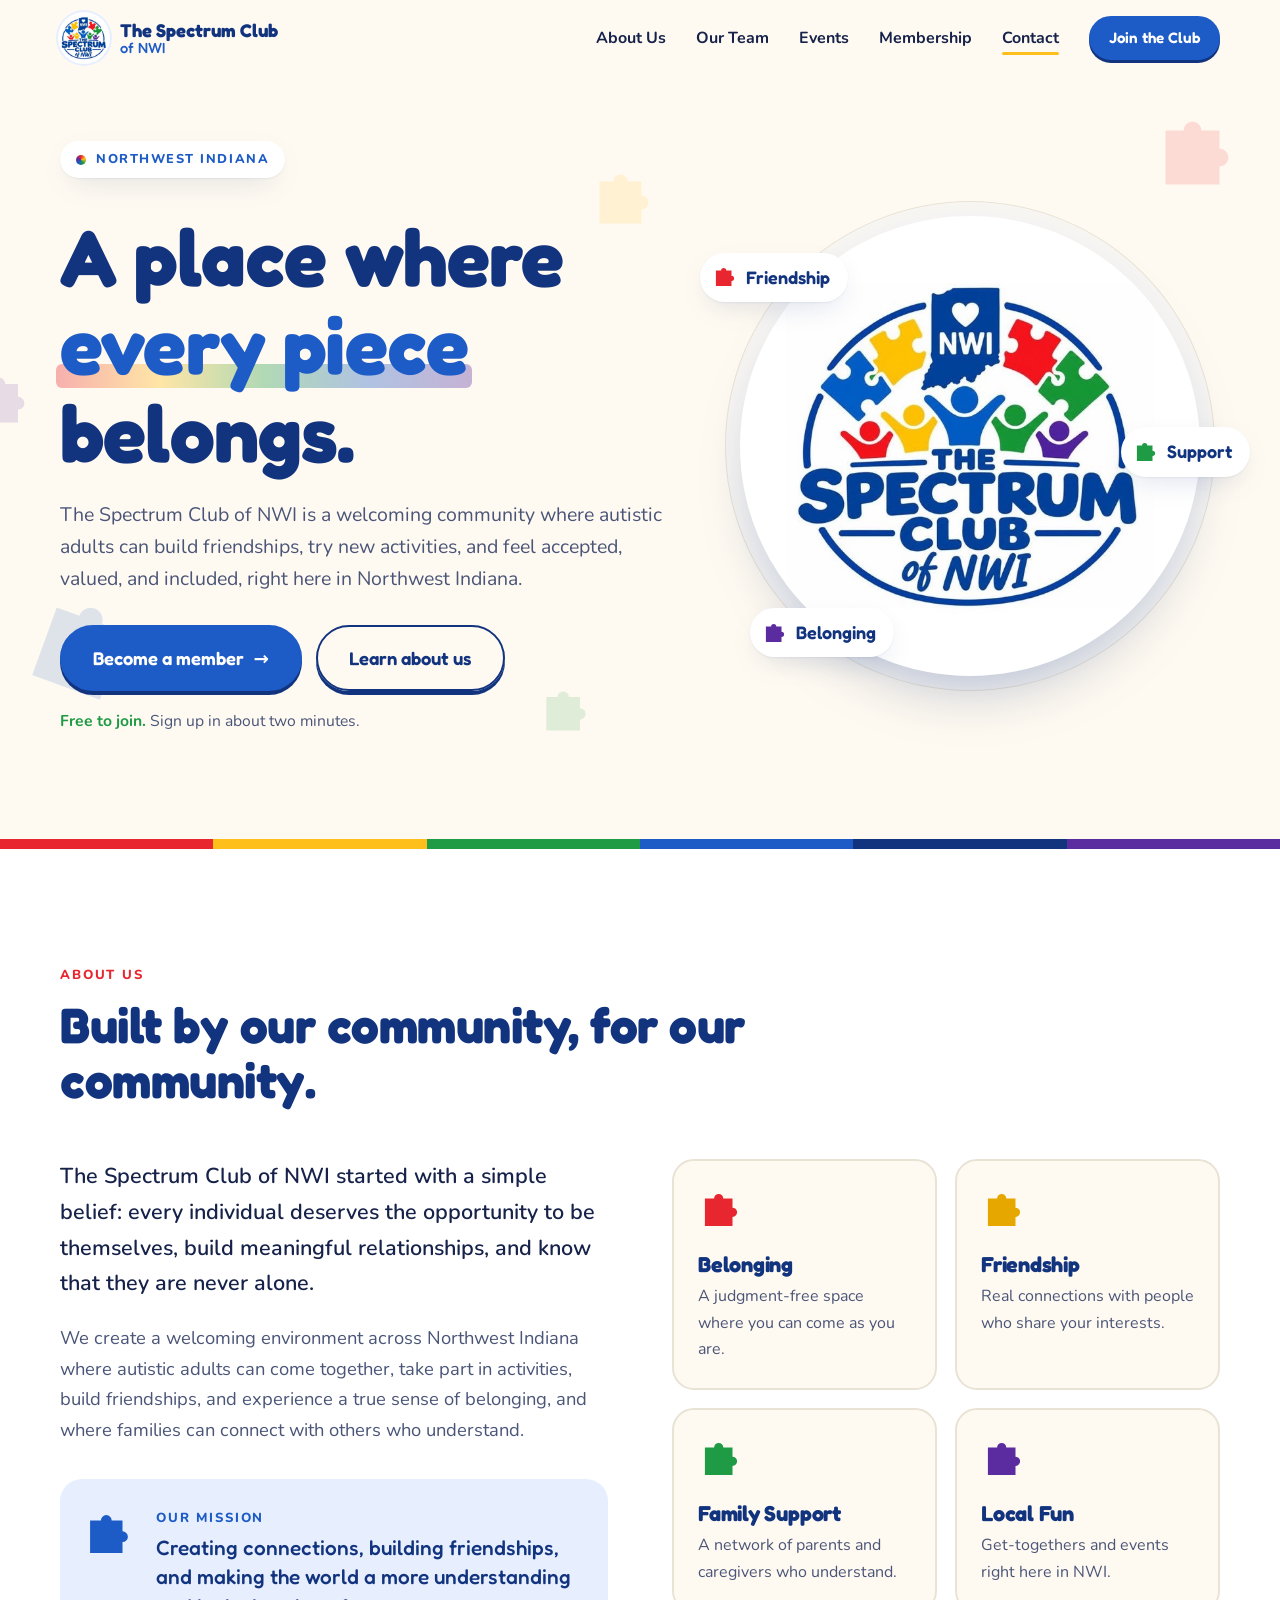
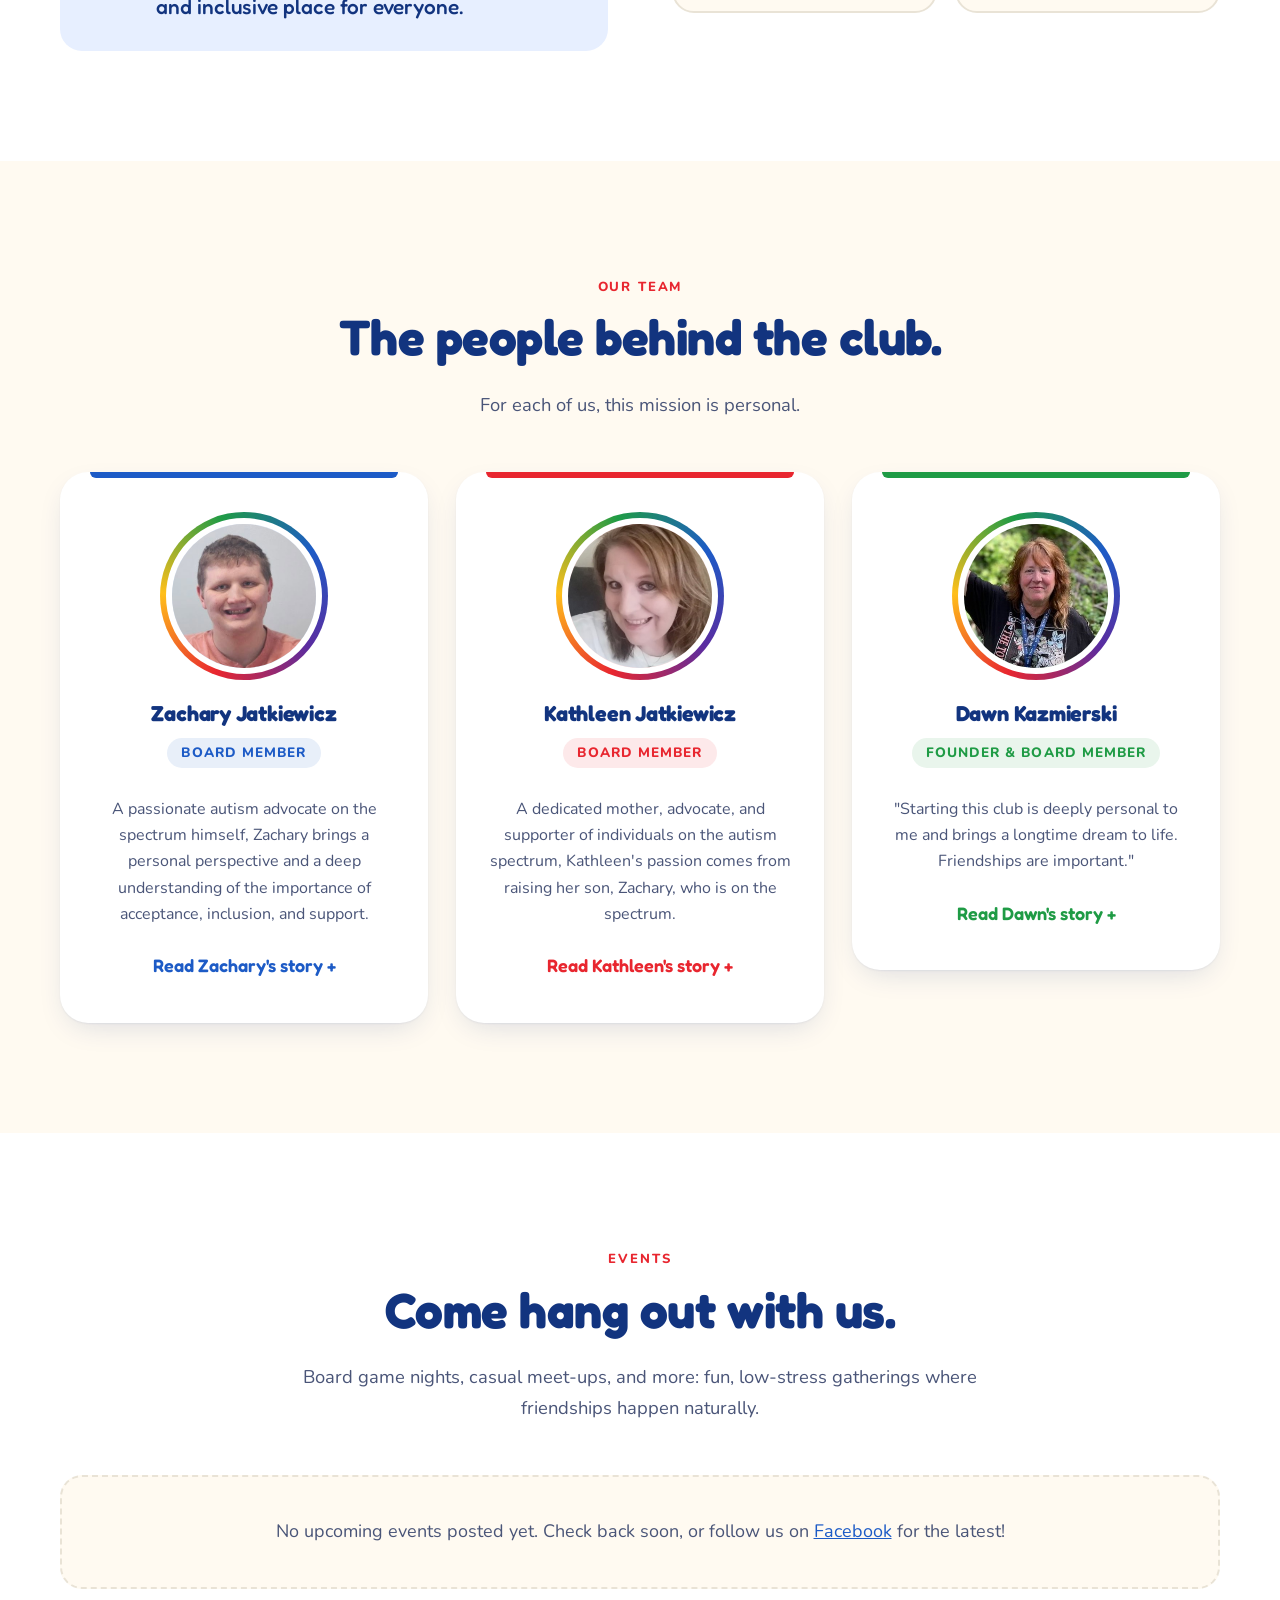
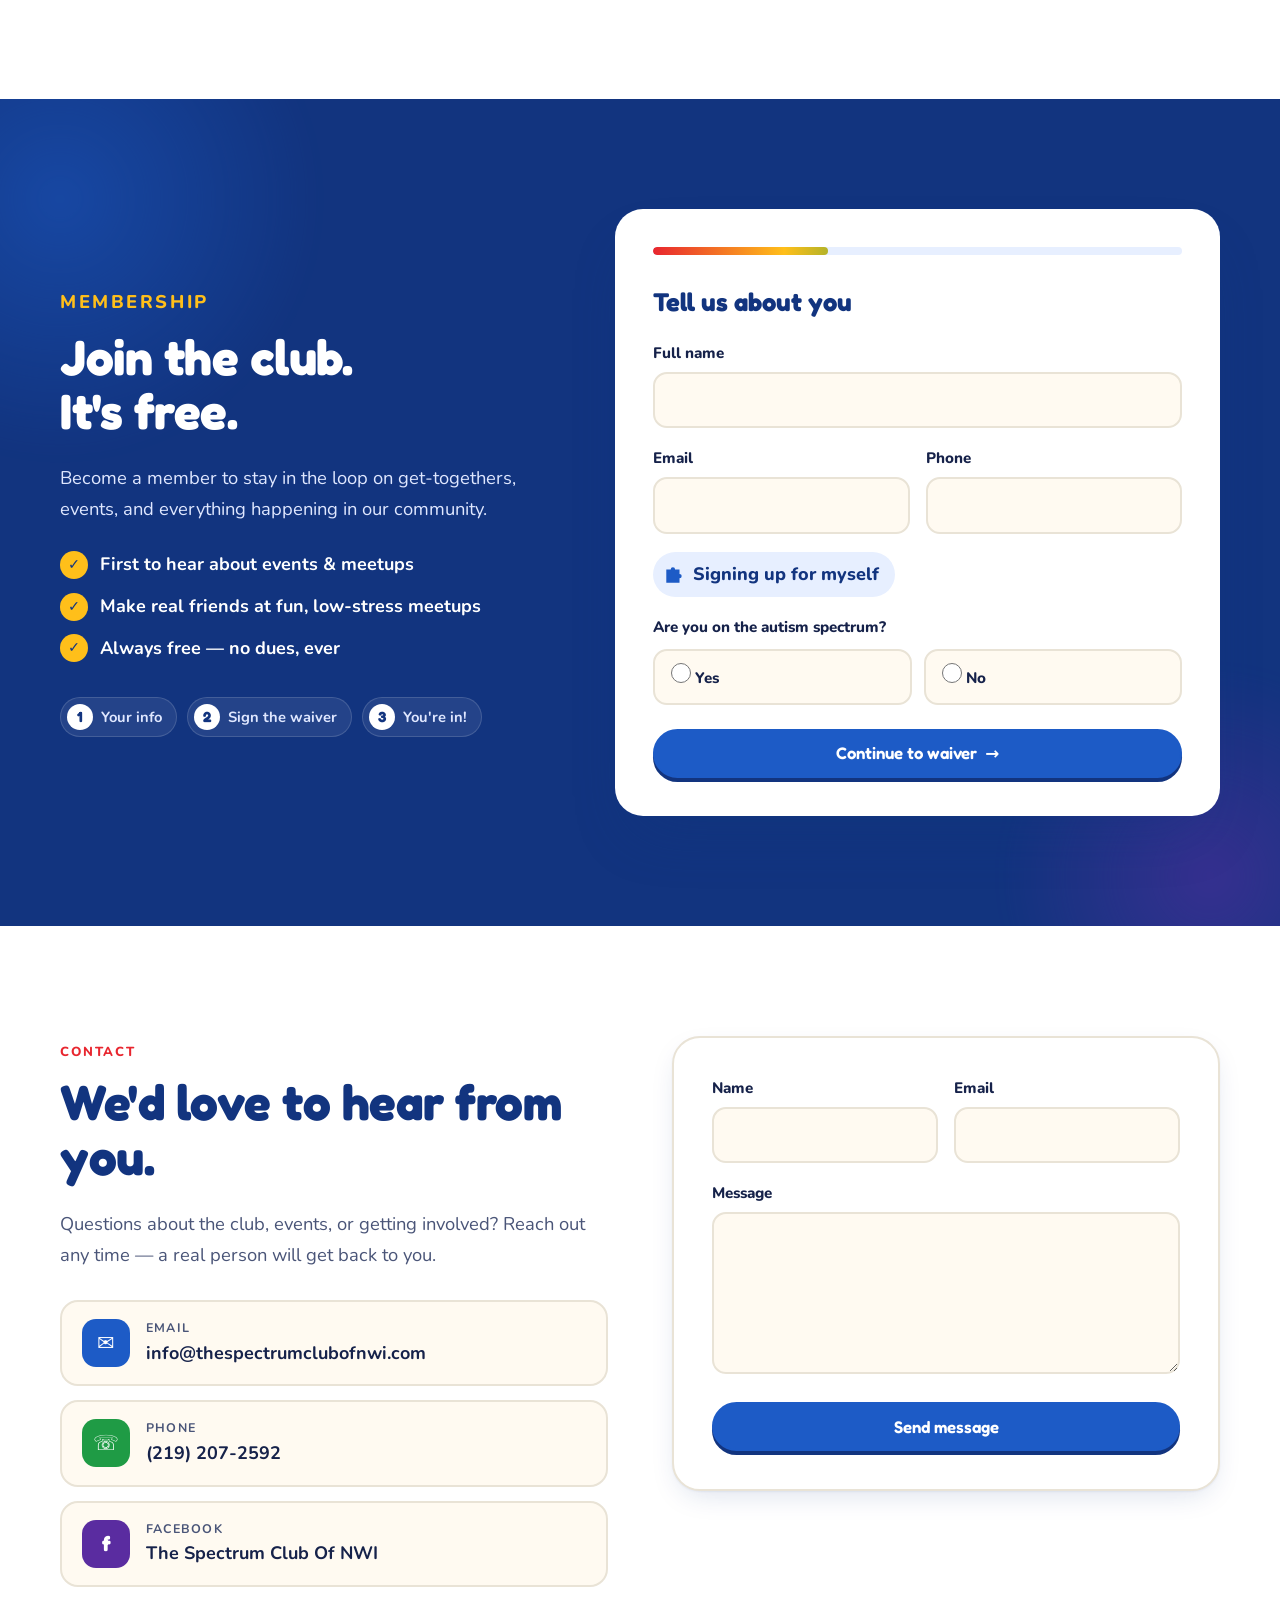
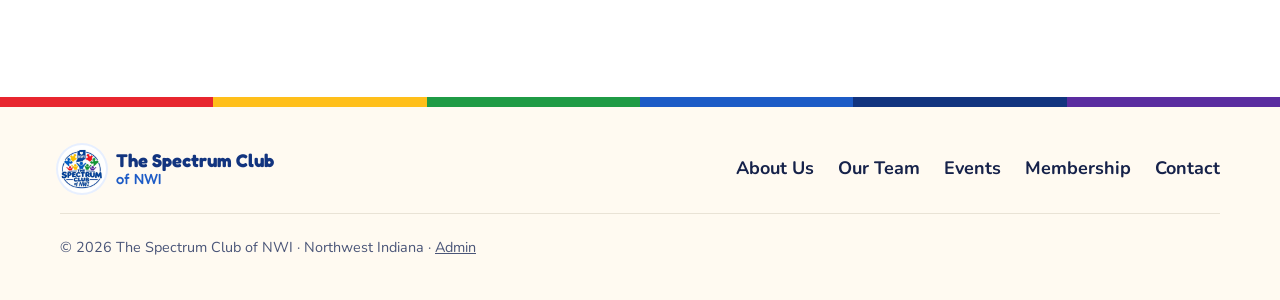
<file: index.html>
<!doctype html>
<html lang="en">
<head>
  <meta charset="utf-8" />
  <meta name="viewport" content="width=device-width, initial-scale=1" />
  <title>The Spectrum Club of NWI</title>
  <meta name="description" content="The Spectrum Club of Northwest Indiana — a welcoming community where every piece belongs. Free membership for individuals and families." />
  <link rel="icon" href="assets/favicon.jpg" />
  <link rel="preconnect" href="https://fonts.googleapis.com" />
  <link rel="preconnect" href="https://fonts.gstatic.com" crossorigin />
  <link href="https://fonts.googleapis.com/css2?family=Fredoka:wght@500;600;700&family=Nunito:wght@400;600;700;800&display=swap" rel="stylesheet" />
  <link rel="stylesheet" href="styles.css?v=202611181932" />
</head>
<body>
  <!-- Reusable puzzle piece shape -->
  <svg width="0" height="0" style="position:absolute" aria-hidden="true">
    <defs>
      <symbol id="piece" viewBox="0 0 100 100">
        <path d="M15 25h20a10 10 0 1 1 20 0h20v20a10 10 0 1 1 0 20v20H15z" />
      </symbol>
    </defs>
  </svg>

  <a class="skip" href="#main">Skip to content</a>

  <header class="nav" id="top">
    <div class="wrap nav-inner">
      <a href="#top" class="brand" aria-label="The Spectrum Club of NWI, home">
        <img src="assets/logo.jpg" alt="" width="48" height="48" />
        <span>The Spectrum Club <em>of NWI</em></span>
      </a>
      <button class="menu-btn" aria-expanded="false" aria-controls="nav-links" aria-label="Open menu">
        <span></span><span></span><span></span>
      </button>
      <nav id="nav-links" class="nav-links" aria-label="Main">
        <a href="#about">About Us</a>
        <a href="#team">Our Team</a>
        <a href="#events">Events</a>
        <a href="#membership">Membership</a>
        <a href="#contact">Contact</a>
        <a href="#membership" class="btn btn-sm">Join the Club</a>
      </nav>
    </div>
  </header>

  <main id="main">
    <!-- ============ HERO ============ -->
    <section class="hero">
      <div class="floaters" aria-hidden="true">
        <svg class="fl fl-1"><use href="#piece" /></svg>
        <svg class="fl fl-2"><use href="#piece" /></svg>
        <svg class="fl fl-3"><use href="#piece" /></svg>
        <svg class="fl fl-4"><use href="#piece" /></svg>
        <svg class="fl fl-5"><use href="#piece" /></svg>
      </div>
      <div class="wrap hero-inner">
        <div class="hero-copy">
          <p class="eyebrow"><span class="dot"></span> Northwest Indiana</p>
          <h1>A place where <span class="hl">every piece</span> belongs.</h1>
          <p class="lede">The Spectrum Club of NWI is a welcoming community where autistic adults can build friendships, try new activities, and feel accepted, valued, and included, right here in Northwest Indiana.</p>
          <div class="hero-cta">
            <a href="#membership" class="btn btn-lg">Become a member <span aria-hidden="true">→</span></a>
            <a href="#about" class="btn btn-ghost btn-lg">Learn about us</a>
          </div>
          <p class="hero-note"><strong>Free to join.</strong> Sign up in about two minutes.</p>
        </div>
        <div class="hero-art">
          <div class="logo-disc">
            <img src="assets/logo.jpg" alt="The Spectrum Club of NWI logo: colorful puzzle pieces and people around the state of Indiana" width="560" height="560" />
          </div>
          <div class="chip chip-a"><svg><use href="#piece" /></svg> Friendship</div>
          <div class="chip chip-b"><svg><use href="#piece" /></svg> Support</div>
          <div class="chip chip-c"><svg><use href="#piece" /></svg> Belonging</div>
        </div>
      </div>
      <div class="spectrum-bar" aria-hidden="true"><i></i><i></i><i></i><i></i><i></i><i></i></div>
    </section>

    <!-- ============ ABOUT ============ -->
    <!-- DRAFT COPY: replace with the About / mission text the club sends over -->
    <section id="about" class="section about">
      <div class="wrap">
        <div class="section-head">
          <p class="kicker">About Us</p>
          <h2>Built by our community, for our community.</h2>
        </div>
        <div class="about-grid">
          <div class="about-text">
            <p>The Spectrum Club of NWI started with a simple belief: every individual deserves the opportunity to be themselves, build meaningful relationships, and know that they are never alone.</p>
            <p>We create a welcoming environment across Northwest Indiana where autistic adults can come together, take part in activities, build friendships, and experience a true sense of belonging, and where families can connect with others who understand.</p>
            <blockquote class="mission">
              <svg aria-hidden="true"><use href="#piece" /></svg>
              <p><span class="kicker">Our Mission</span>Creating connections, building friendships, and making the world a more understanding and inclusive place for everyone.</p>
            </blockquote>
          </div>
          <ul class="values">
            <li class="v v-red">
              <svg aria-hidden="true"><use href="#piece" /></svg>
              <h3>Belonging</h3>
              <p>A judgment-free space where you can come as you are.</p>
            </li>
            <li class="v v-yellow">
              <svg aria-hidden="true"><use href="#piece" /></svg>
              <h3>Friendship</h3>
              <p>Real connections with people who share your interests.</p>
            </li>
            <li class="v v-green">
              <svg aria-hidden="true"><use href="#piece" /></svg>
              <h3>Family Support</h3>
              <p>A network of parents and caregivers who understand.</p>
            </li>
            <li class="v v-purple">
              <svg aria-hidden="true"><use href="#piece" /></svg>
              <h3>Local Fun</h3>
              <p>Get-togethers and events right here in NWI.</p>
            </li>
          </ul>
        </div>
      </div>
    </section>

    <!-- ============ TEAM ============ -->
    <!-- Photos: swap the initials <span> for <img src="assets/team/NAME.jpg" alt="NAME" /> -->
    <section id="team" class="section team">
      <div class="wrap">
        <div class="section-head center">
          <p class="kicker">Our Team</p>
          <h2>The people behind the club.</h2>
          <p class="sub">For each of us, this mission is personal.</p>
        </div>
        <div class="team-grid">
          <article class="member m-blue">
            <div class="avatar"><img src="assets/team/zachary.jpg" alt="Zachary Jatkiewicz" style="object-position: 50% 30%" /></div>
            <h3>Zachary Jatkiewicz</h3>
            <p class="role">Board Member</p>
            <p class="bio">A passionate autism advocate on the spectrum himself, Zachary brings a personal perspective and a deep understanding of the importance of acceptance, inclusion, and support.</p>
            <details class="more">
              <summary>Read Zachary's story</summary>
              <p>Growing up on the autism spectrum shaped Zachary's passion for making a difference in the lives of others. Through his own experiences, he understands that autistic individuals deserve more than just acceptance; they deserve opportunities to build friendships, develop meaningful relationships, participate in their communities, and live fulfilling lives.</p>
              <p>Zachary is currently pursuing an education in Social Work, where he hopes to gain the knowledge, skills, and experience to better support individuals and families. He hopes to use his education and personal experiences to advocate for individuals, connect them with resources, and help create opportunities for a better quality of life, for children and adults on the spectrum alike.</p>
              <p>Through The Spectrum Club of NWI, Zachary hopes to help create a welcoming environment where autistic adults can come together, participate in activities, build friendships, and experience a true sense of belonging.</p>
              <p>Zachary also organizes an annual 5K Autism Advocacy Run/Walk every April through his own foundation, the Jatkiewicz Foundation, in recognition of Autism Awareness Month. The event brings families, individuals, supporters, and community members together to promote awareness, encourage acceptance, and show support.</p>
              <p>He is committed to speaking up for individuals on the autism spectrum whose experiences and needs are not always understood. He believes autistic individuals should have a voice in decisions that affect their lives and should never be defined by their diagnosis.</p>
            </details>
          </article>
          <article class="member m-red">
            <div class="avatar"><img src="assets/team/kathleen.jpg" alt="Kathleen Jatkiewicz" style="object-position: 45% 40%" /></div>
            <h3>Kathleen Jatkiewicz</h3>
            <p class="role">Board Member</p>
            <p class="bio">A dedicated mother, advocate, and supporter of individuals on the autism spectrum, Kathleen's passion comes from raising her son, Zachary, who is on the spectrum.</p>
            <details class="more">
              <summary>Read Kathleen's story</summary>
              <p>Through her journey as a mother, Kathleen has gained a firsthand understanding of the challenges, experiences, and opportunities that autistic individuals and their families may face.</p>
              <p>Her experiences inspired her to return to school to pursue a degree in education. She believes that education, patience, understanding, and compassion can make a meaningful difference in the lives of individuals with autism.</p>
              <p>Today, Kathleen is passionate about extending that same love, encouragement, and support to other individuals on the spectrum, particularly adults. She believes autistic adults deserve opportunities to build friendships, develop independence, discover their abilities, and become active members of their communities.</p>
              <p>Through The Spectrum Club of NWI, Kathleen hopes to help create a welcoming and supportive environment where autistic adults feel accepted, valued, understood, and included. She believes every individual deserves the opportunity to be themselves, build meaningful relationships, and know that they are never alone.</p>
            </details>
          </article>
          <article class="member m-green">
            <div class="avatar"><img src="assets/team/dawn.jpg" alt="Dawn Kazmierski" style="object-position: 50% 30%" /></div>
            <h3>Dawn Kazmierski</h3>
            <p class="role">Founder &amp; Board Member</p>
            <p class="bio">"Starting this club is deeply personal to me and brings a longtime dream to life. Friendships are important."</p>
            <details class="more">
              <summary>Read Dawn's story</summary>
              <p>Hi! I'm Dawn Kazmierski, and I'm thrilled to be the Founder and Board Member of The Spectrum Club of NWI. Starting this club is deeply personal to me and brings a longtime dream to life. Friendships are important. I'm passionate about creating fun, low-stress gatherings, from board game nights to casual meet-ups, where autistic adults can connect naturally and make lasting friends.</p>
              <p>Over the past 14+ years, I've spent my time volunteering across all of my boys' schools, as well as several years working directly with students as a Recess Aide at a local elementary school.</p>
              <p>Outside of the club, I enjoy spending time with my family, traveling, listening to music, all things Disney and Universal, and plenty of other fun, silly adventures!</p>
            </details>
          </article>
        </div>
      </div>
    </section>

    <!-- ============ EVENTS ============ -->
    <!-- Events are added by the club on admin.html → Events tab -->
    <section id="events" class="section events">
      <div class="wrap">
        <div class="section-head center">
          <p class="kicker">Events</p>
          <h2>Come hang out with us.</h2>
          <p class="sub">Board game nights, casual meet-ups, and more: fun, low-stress gatherings where friendships happen naturally.</p>
        </div>
        <div class="events-list" id="events-list" aria-live="polite">
          <p class="events-empty">Loading events…</p>
        </div>
      </div>
    </section>

    <!-- ============ MEMBERSHIP ============ -->
    <section id="membership" class="section membership">
      <div class="wrap member-grid">
        <div class="member-pitch">
          <p class="kicker light">Membership</p>
          <h2>Join the club. <br />It's free.</h2>
          <p>Become a member to stay in the loop on get-togethers, events, and everything happening in our community.</p>
          <ul class="perks">
            <li><span class="tick">✓</span> First to hear about events &amp; meetups</li>
            <li><span class="tick">✓</span> Make real friends at fun, low-stress meetups</li>
            <li><span class="tick">✓</span> Always free — no dues, ever</li>
          </ul>
          <div class="steps-legend" aria-hidden="true">
            <div><b>1</b> Your info</div>
            <div><b>2</b> Sign the waiver</div>
            <div><b>3</b> You're in!</div>
          </div>
        </div>

        <div class="card form-card">
          <form id="join-form" novalidate>
            <input type="text" name="website" class="hp" tabindex="-1" autocomplete="off" aria-hidden="true" />
            <div class="progress" aria-hidden="true"><span class="bar"></span></div>

            <fieldset class="step is-active" data-step="1">
              <legend>Tell us about you</legend>
              <div class="field">
                <label for="j-name">Full name</label>
                <input id="j-name" name="name" type="text" autocomplete="name" required />
              </div>
              <div class="row">
                <div class="field">
                  <label for="j-email">Email</label>
                  <input id="j-email" name="email" type="email" autocomplete="email" required />
                </div>
                <div class="field">
                  <label for="j-phone">Phone</label>
                  <input id="j-phone" name="phone" type="tel" autocomplete="tel" required />
                </div>
              </div>
              <input type="hidden" name="signupFor" value="Myself" />
              <p class="for-note"><svg aria-hidden="true"><use href="#piece" /></svg> Signing up for myself</p>
              <div class="field" role="radiogroup" aria-labelledby="q-spectrum">
                <p class="q" id="q-spectrum">Are you on the autism spectrum?</p>
                <div class="choices">
                  <label class="choice"><input type="radio" name="onSpectrum" value="Yes" /> <span>Yes</span></label>
                  <label class="choice"><input type="radio" name="onSpectrum" value="No" /> <span>No</span></label>
                </div>
              </div>
              <button type="button" class="btn btn-block" data-next>Continue to waiver <span aria-hidden="true">→</span></button>
            </fieldset>

            <fieldset class="step" data-step="2">
              <legend>Participation waiver</legend>
              <!-- PLACEHOLDER WAIVER: replace with the club's official waiver text -->
              <div class="waiver" tabindex="0" aria-label="Waiver text, scrollable">
                <h4>Release and Waiver of Liability</h4>
                <p>In consideration of being permitted to participate in activities, events, and programs organized by The Spectrum Club of NWI ("the Club"), I, the undersigned, acknowledge and agree to the following:</p>
                <p><b>1. Voluntary participation.</b> Participation in Club activities is voluntary. I understand that activities may involve physical activity and travel, and I accept the risks involved.</p>
                <p><b>2. Release.</b> I release the Club, its organizers, volunteers, and partners from any and all claims arising from participation, except in cases of gross negligence.</p>
                <p><b>3. Medical.</b> I authorize Club organizers to seek emergency medical treatment for me if it is needed during a Club activity.</p>
                <p><b>4. Photos &amp; social media.</b> I understand photos and videos may be taken at Club events. If I give permission below, photos and videos that include me may be shared on the Club's website and social media pages (such as Facebook). I can change my mind at any time by telling an organizer.</p>
                <p class="muted">Sample wording for the design preview. The club's official waiver will replace this text.</p>
              </div>
              <label class="check">
                <input type="checkbox" id="j-agree" name="agreed" required />
                <span>I have read and agree to the waiver above.</span>
              </label>
              <label class="check">
                <input type="checkbox" id="j-media" name="mediaConsent" value="Yes" />
                <span>I give permission for photos and videos of me to be shared on the Club's website and social media. <em class="opt">(optional)</em></span>
              </label>
              <div class="field">
                <label for="j-sign">Type your full name to sign</label>
                <input id="j-sign" name="signature" type="text" class="signature" required />
              </div>
              <div class="btn-row">
                <button type="button" class="btn btn-ghost" data-back>← Back</button>
                <button type="submit" class="btn">Complete sign-up</button>
              </div>
            </fieldset>

            <div class="step done" data-step="3" role="status" aria-live="polite">
              <div class="confetti" aria-hidden="true">
                <svg><use href="#piece" /></svg><svg><use href="#piece" /></svg><svg><use href="#piece" /></svg><svg><use href="#piece" /></svg>
              </div>
              <h3>Welcome to the club, <span id="done-name">friend</span>!</h3>
              <p>You're officially a member. We'll be in touch soon with upcoming events.</p>
              <a href="#events" class="btn btn-ghost">See upcoming events</a>
            </div>

            <div class="step done denied" data-step="denied" role="status" aria-live="polite">
              <div class="confetti" aria-hidden="true"><svg><use href="#piece" /></svg></div>
              <h3>Thank you for your interest!</h3>
              <p>Membership in The Spectrum Club of NWI is for adults on the autism spectrum, so we aren't able to complete this sign-up.</p>
              <p>If you're a family member, friend, or supporter, we'd still love to hear from you. Send us a note below.</p>
              <div class="btn-row center">
                <button type="button" class="btn btn-ghost" data-restart>← Start over</button>
                <a href="#contact" class="btn">Contact us</a>
              </div>
            </div>
            <p class="form-error" role="alert"></p>
          </form>
        </div>
      </div>
    </section>

    <!-- ============ CONTACT ============ -->
    <section id="contact" class="section contact">
      <div class="wrap contact-grid">
        <div>
          <p class="kicker">Contact</p>
          <h2>We'd love to hear from you.</h2>
          <p class="sub">Questions about the club, events, or getting involved? Reach out any time — a real person will get back to you.</p>
          <div class="contact-cards">
            <a class="c-card" href="mailto:info@thespectrumclubofnwi.com">
              <span class="ico ico-blue" aria-hidden="true">✉</span>
              <span><small>Email</small>info@thespectrumclubofnwi.com</span>
            </a>
            <a class="c-card" href="tel:+12192072592">
              <span class="ico ico-green" aria-hidden="true">☏</span>
              <span><small>Phone</small>(219) 207-2592</span>
            </a>
            <a class="c-card" href="https://www.facebook.com/people/The-Spectrum-Club-Of-NWI/61595570840638/" target="_blank" rel="noopener">
              <span class="ico ico-purple" aria-hidden="true">f</span>
              <span><small>Facebook</small>The Spectrum Club Of NWI</span>
            </a>
          </div>
        </div>
        <form id="contact-form" class="card contact-form" novalidate>
          <input type="text" name="website" class="hp" tabindex="-1" autocomplete="off" aria-hidden="true" />
          <div class="row">
            <div class="field">
              <label for="c-name">Name</label>
              <input id="c-name" name="name" type="text" autocomplete="name" required />
            </div>
            <div class="field">
              <label for="c-email">Email</label>
              <input id="c-email" name="email" type="email" autocomplete="email" required />
            </div>
          </div>
          <div class="field">
            <label for="c-msg">Message</label>
            <textarea id="c-msg" name="message" rows="5" required></textarea>
          </div>
          <button type="submit" class="btn btn-block">Send message</button>
          <p class="form-ok" role="status" aria-live="polite"></p>
        </form>
      </div>
    </section>
  </main>

  <footer class="footer">
    <div class="spectrum-bar" aria-hidden="true"><i></i><i></i><i></i><i></i><i></i><i></i></div>
    <div class="wrap footer-inner">
      <a href="#top" class="brand">
        <img src="assets/logo.jpg" alt="" width="44" height="44" />
        <span>The Spectrum Club <em>of NWI</em></span>
      </a>
      <nav aria-label="Footer">
        <a href="#about">About Us</a>
        <a href="#team">Our Team</a>
        <a href="#events">Events</a>
        <a href="#membership">Membership</a>
        <a href="#contact">Contact</a>
      </nav>
      <p class="fine">© <span id="year"></span> The Spectrum Club of NWI · Northwest Indiana · <a href="admin.html">Admin</a></p>
    </div>
  </footer>

  <script src="config.js?v=202611181932"></script>
  <script src="app.js?v=202611181932"></script>
</body>
</html>
</file>
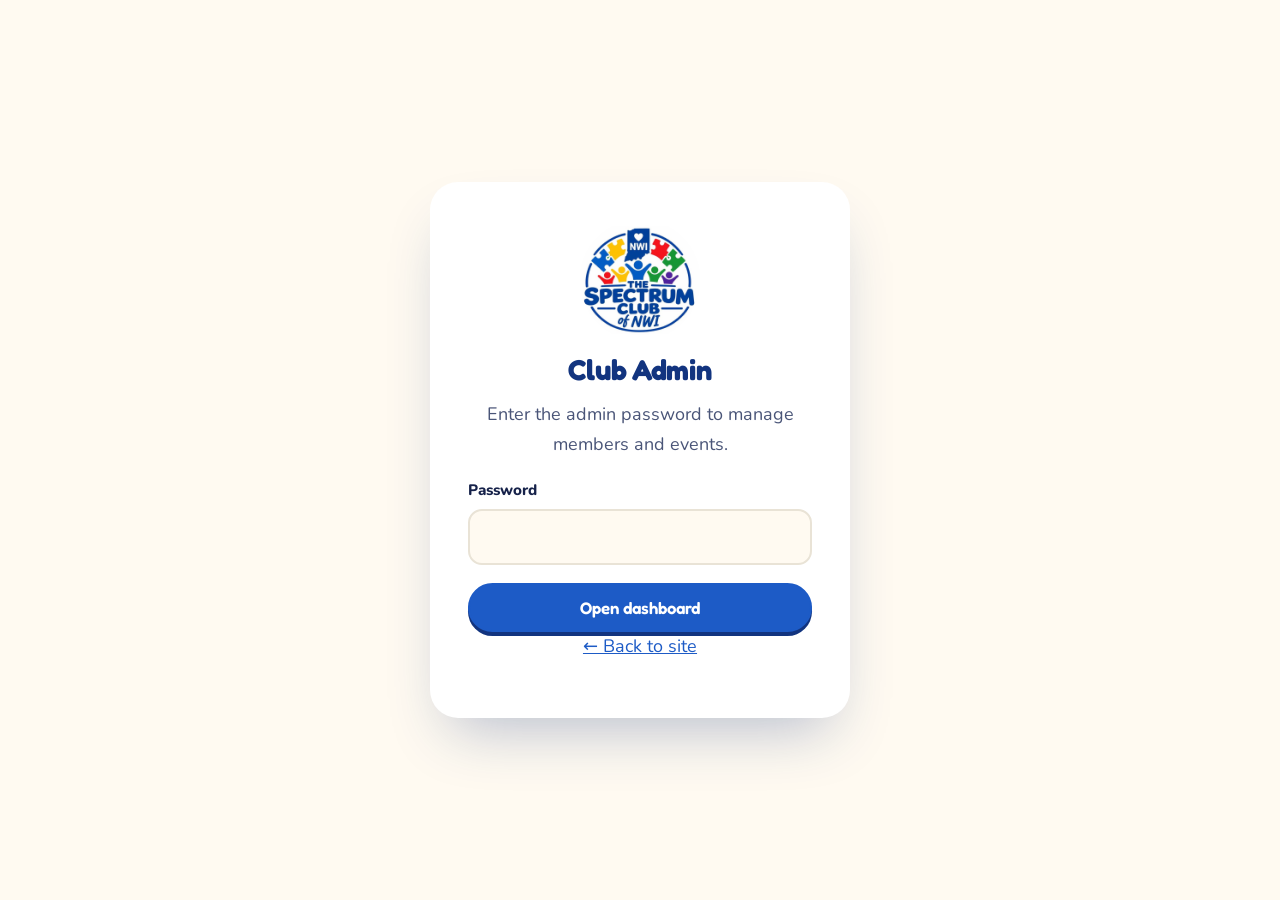
<file: admin.html>
<!doctype html>
<html lang="en">
<head>
  <meta charset="utf-8" />
  <meta name="viewport" content="width=device-width, initial-scale=1" />
  <meta name="robots" content="noindex" />
  <title>Club Admin · Spectrum Club of NWI</title>
  <link rel="icon" href="assets/favicon.jpg" />
  <link href="https://fonts.googleapis.com/css2?family=Fredoka:wght@500;600;700&family=Nunito:wght@400;600;700;800&display=swap" rel="stylesheet" />
  <link rel="stylesheet" href="styles.css?v=202611181932" />
  <style>
    body { background: var(--cream); }
    .gate { min-height: 100vh; display: grid; place-items: center; padding: 20px; }
    .gate .card { width: min(420px, 100%); text-align: center; }
    .gate img { width: 120px; margin: 0 auto 14px; border-radius: 50%; }
    .gate h1 { font-size: 1.8rem; }
    .gate p { color: var(--ink-2); }
    .gate .field { text-align: left; }
    .dash { display: none; padding: 36px 0 80px; }
    .dash.on { display: block; }
    .topbar { display: flex; align-items: center; justify-content: space-between; gap: 16px; flex-wrap: wrap; margin-bottom: 28px; }
    .topbar .actions { display: flex; gap: 10px; flex-wrap: wrap; }
    .banner { background: #fff6dc; border: 2px solid #ffe08a; color: #6b5200; border-radius: 16px; padding: 12px 18px; font-size: .95rem; margin-bottom: 24px; }
    .stats { display: grid; grid-template-columns: repeat(4, 1fr); gap: 18px; margin-bottom: 28px; }
    .stat { background: #fff; border-radius: 22px; padding: 22px 24px; box-shadow: var(--shadow); border-top: 6px solid var(--c, var(--blue)); }
    .stat small { display: block; font-weight: 800; text-transform: uppercase; letter-spacing: .1em; font-size: .78rem; color: var(--ink-2); }
    .stat b { font-family: var(--display); font-size: 2.8rem; color: var(--navy); line-height: 1.1; }
    .tabs { display: flex; gap: 8px; margin-bottom: 16px; flex-wrap: wrap; }
    .tab { font: inherit; font-weight: 800; border: 2px solid var(--line); background: #fff; color: var(--ink); padding: 8px 18px; border-radius: 999px; cursor: pointer; }
    .tab[aria-selected=true] { background: var(--navy); border-color: var(--navy); color: #fff; }
    .panel { background: #fff; border-radius: 22px; box-shadow: var(--shadow); padding: 20px; }
    .panel input[type=search] { margin-bottom: 14px; }
    .table-wrap { overflow-x: auto; }
    table { width: 100%; border-collapse: collapse; font-size: .95rem; }
    th { text-align: left; font-size: .78rem; text-transform: uppercase; letter-spacing: .08em; color: var(--ink-2); padding: 10px 12px; border-bottom: 2px solid var(--line); white-space: nowrap; }
    td { padding: 12px; border-bottom: 1px solid var(--line); vertical-align: top; }
    tr:hover td { background: var(--cream); }
    .pill { display: inline-block; font-size: .8rem; font-weight: 800; padding: 2px 10px; border-radius: 999px; background: #e3f6e9; color: var(--green); }
    .pill.no { background: #f1f1f4; color: var(--ink-2); }
    .empty { text-align: center; color: var(--ink-2); padding: 40px 10px; }
    .updated { color: var(--ink-2); font-size: .85rem; margin: 12px 0 0; }
    .hidden-panel { display: none; }

    /* events editor */
    .ev-grid { display: grid; grid-template-columns: minmax(0, 1fr) minmax(0, 1.2fr); gap: 28px; align-items: start; }
    .ev-form h2, .ev-list h2 { font-size: 1.4rem; margin-bottom: 14px; }
    .ev-form .row { grid-template-columns: 1fr 1fr; }
    .ev-item { display: flex; gap: 16px; align-items: flex-start; padding: 14px 0; border-bottom: 1px solid var(--line); }
    .ev-item:last-child { border-bottom: 0; }
    .ev-item .d { flex: none; width: 58px; height: 62px; border-radius: 14px; background: var(--blue); color: #fff; display: grid; place-content: center; text-align: center; font-family: var(--display); }
    .ev-item .d small { font-size: .75rem; text-transform: uppercase; }
    .ev-item .d b { font-size: 1.5rem; line-height: 1; }
    .ev-item.past .d { background: #b8bdcc; }
    .ev-item .info { flex: 1; min-width: 0; }
    .ev-item h3 { font-size: 1.1rem; margin: 0 0 2px; }
    .ev-item p { margin: 0; color: var(--ink-2); font-size: .92rem; }
    .del { font: inherit; font-weight: 800; font-size: .85rem; background: none; border: 2px solid var(--line); color: var(--ink-2); border-radius: 999px; padding: 4px 12px; cursor: pointer; white-space: nowrap; }
    .del:hover { border-color: var(--red); color: var(--red); }
    .del.confirm { background: var(--red); border-color: var(--red); color: #fff; }
    .ev-ok { color: var(--green); font-weight: 800; margin: 12px 0 0; }
    .ev-ok:empty { display: none; }
    @media (max-width: 860px) { .stats { grid-template-columns: 1fr 1fr; } .ev-grid { grid-template-columns: 1fr; } }
    @media (max-width: 480px) { .ev-form .row { grid-template-columns: 1fr; } }
  </style>
</head>
<body>
  <section class="gate" id="gate">
    <form class="card" id="gate-form">
      <img src="assets/logo.jpg" alt="The Spectrum Club of NWI logo" />
      <h1>Club Admin</h1>
      <p>Enter the admin password to manage members and events.</p>
      <div class="field">
        <label for="pass">Password</label>
        <input id="pass" type="password" autocomplete="current-password" required />
      </div>
      <button class="btn btn-block" id="gate-btn">Open dashboard</button>
      <p class="form-error" role="alert"></p>
      <p><a href="index.html">← Back to site</a></p>
    </form>
  </section>

  <section class="dash" id="dash">
    <div class="wrap">
      <div class="topbar">
        <a href="index.html" class="brand"><img src="assets/logo.jpg" alt="" width="48" height="48" /><span>Club Admin <em>Spectrum Club of NWI</em></span></a>
        <div class="actions">
          <button class="btn btn-ghost btn-sm" id="refresh">Refresh</button>
          <button class="btn btn-ghost btn-sm" id="export">Download CSV</button>
          <button class="btn btn-sm" id="logout">Log out</button>
        </div>
      </div>

      <div class="banner" id="demo-banner" hidden>
        <b>Demo mode:</b> members and events shown here are only saved in this browser. Once the Google Sheet is connected (see SETUP.md), this dashboard manages the real site.
      </div>

      <div class="stats">
        <div class="stat" style="--c: var(--blue)"><small>Total members</small><b id="s-total">0</b></div>
        <div class="stat" style="--c: var(--green)"><small>Joined this month</small><b id="s-month">0</b></div>
        <div class="stat" style="--c: var(--red)"><small>Upcoming events</small><b id="s-events">0</b></div>
        <div class="stat" style="--c: var(--purple)"><small>Messages</small><b id="s-msgs">0</b></div>
      </div>

      <div class="tabs" role="tablist">
        <button class="tab" role="tab" aria-selected="true" data-tab="members">Members</button>
        <button class="tab" role="tab" aria-selected="false" data-tab="events">Events</button>
        <button class="tab" role="tab" aria-selected="false" data-tab="messages">Messages</button>
      </div>

      <div class="panel" id="table-panel">
        <input type="search" id="q" placeholder="Search by name, email, or phone…" aria-label="Search" />
        <div class="table-wrap"><table id="table"></table></div>
      </div>

      <div class="panel hidden-panel" id="events-panel">
        <div class="ev-grid">
          <form class="ev-form" id="ev-form" novalidate>
            <h2>Add an event</h2>
            <div class="field">
              <label for="ev-title">Event name</label>
              <input id="ev-title" name="title" type="text" placeholder="Board Game Night" required />
            </div>
            <div class="row">
              <div class="field">
                <label for="ev-date">Date</label>
                <input id="ev-date" name="date" type="date" required />
              </div>
              <div class="field">
                <label for="ev-time">Time</label>
                <input id="ev-time" name="time" type="text" placeholder="6:30 – 8:30 PM" />
              </div>
            </div>
            <div class="field">
              <label for="ev-loc">Location</label>
              <input id="ev-loc" name="location" type="text" placeholder="Place name, city" />
            </div>
            <div class="field">
              <label for="ev-desc">Details</label>
              <textarea id="ev-desc" name="description" rows="4" placeholder="What to expect, what to bring, cost (if any)…"></textarea>
            </div>
            <button class="btn btn-block" id="ev-add">Add event to website</button>
            <p class="form-error" id="ev-err" role="alert"></p>
            <p class="ev-ok" id="ev-ok" role="status"></p>
          </form>
          <div class="ev-list">
            <h2>Your events</h2>
            <div id="ev-items"></div>
          </div>
        </div>
      </div>

      <p class="updated" id="updated"></p>
    </div>
  </section>

  <script src="config.js?v=202611181932"></script>
  <script>
  (() => {
    const API = (window.SITE_CONFIG || {}).API_URL;
    const DEMO_PASS = "spectrum"; // demo mode only; the real password lives in Google (SETUP.md)
    const $ = s => document.querySelector(s);
    const $$ = s => [...document.querySelectorAll(s)];
    const ss = {
      get: k => { try { return sessionStorage.getItem(k); } catch { return null; } },
      set: (k, v) => { try { sessionStorage.setItem(k, v); } catch {} },
      del: k => { try { sessionStorage.removeItem(k); } catch {} },
    };
    const local = {
      read: k => { try { return JSON.parse(localStorage.getItem(k)) || []; } catch { return []; } },
      write: (k, v) => { try { localStorage.setItem(k, JSON.stringify(v)); } catch {} },
    };
    const esc = s => String(s ?? "").replace(/[&<>"']/g, c => ({ "&": "&amp;", "<": "&lt;", ">": "&gt;", '"': "&quot;", "'": "&#39;" }[c]));
    const fmt = iso => iso ? new Date(iso).toLocaleDateString(undefined, { month: "short", day: "numeric", year: "numeric" }) : "";
    const toDate = s => { const [y, m, d] = String(s).split("-").map(Number); return new Date(y, (m || 1) - 1, d || 1); };
    const today = () => { const t = new Date(); t.setHours(0, 0, 0, 0); return t; };

    let tab = "members";
    let key = "";
    let db = { members: [], messages: [], events: [] };

    const cols = {
      members: [["name", "Name"], ["email", "Email"], ["phone", "Phone"], ["onSpectrum", "On the spectrum"], ["mediaConsent", "Photo / social OK"], ["waiver", "Waiver"], ["submittedAt", "Joined"]],
      messages: [["name", "Name"], ["email", "Email"], ["message", "Message"], ["submittedAt", "Received"]],
    };

    /* ---------- data access: Google Sheet when connected, this browser in demo mode ---------- */
    async function api(body) {
      const res = await fetch(API, { method: "POST", headers: { "Content-Type": "text/plain;charset=utf-8" }, body: JSON.stringify({ ...body, key }) });
      const out = await res.json();
      if (!out.ok) throw new Error(out.error || "failed");
      return out;
    }
    async function loadAll(k) {
      if (!API) {
        if (k !== DEMO_PASS) throw new Error("unauthorized");
        return { members: local.read("spectrum_members"), messages: local.read("spectrum_messages"), events: local.read("spectrum_events") };
      }
      key = k;
      const out = await api({ action: "list" });
      return { members: out.members || [], messages: out.messages || [], events: out.events || [] };
    }
    async function addEvent(ev) {
      if (!API) { const all = local.read("spectrum_events"); all.push({ ...ev, id: String(Date.now()) }); local.write("spectrum_events", all); return; }
      await api({ action: "addEvent", event: ev });
    }
    async function deleteEvent(id) {
      if (!API) { local.write("spectrum_events", local.read("spectrum_events").filter(e => String(e.id) !== String(id))); return; }
      await api({ action: "deleteEvent", id });
    }

    /* ---------- rendering ---------- */
    function render() {
      const now = new Date();
      const upcoming = db.events.filter(e => e.date && toDate(e.date) >= today());
      $("#s-total").textContent = db.members.length;
      $("#s-month").textContent = db.members.filter(m => { const d = new Date(m.submittedAt); return d.getMonth() === now.getMonth() && d.getFullYear() === now.getFullYear(); }).length;
      $("#s-events").textContent = upcoming.length;
      $("#s-msgs").textContent = db.messages.length;

      $("#table-panel").classList.toggle("hidden-panel", tab === "events");
      $("#events-panel").classList.toggle("hidden-panel", tab !== "events");
      $("#export").style.display = tab === "events" ? "none" : "";
      $("#updated").textContent = `Last updated ${new Date().toLocaleTimeString([], { hour: "numeric", minute: "2-digit" })}`;

      if (tab === "events") return renderEvents();

      const q = $("#q").value.trim().toLowerCase();
      const rows = db[tab].slice().reverse().filter(r => !q || JSON.stringify(r).toLowerCase().includes(q));
      const c = cols[tab];
      const head = `<thead><tr>${c.map(([, l]) => `<th>${l}</th>`).join("")}</tr></thead>`;
      const body = rows.length
        ? rows.map(r => `<tr>${c.map(([k]) => {
            if (k === "waiver") return `<td><span class="pill">✓ Signed</span><br><small>${esc(r.signature)}</small></td>`;
            if (k === "mediaConsent" || k === "onSpectrum") return `<td><span class="pill ${r[k] === "Yes" ? "" : "no"}">${r[k] === "Yes" ? "Yes" : "No"}</span></td>`;
            if (k === "submittedAt") return `<td>${fmt(r[k])}</td>`;
            if (k === "email") return `<td><a href="mailto:${esc(r[k])}">${esc(r[k])}</a></td>`;
            return `<td>${esc(r[k]) || "—"}</td>`;
          }).join("")}</tr>`).join("")
        : `<tr><td class="empty" colspan="${c.length}">${q ? "No matches." : tab === "members" ? "No members yet. Sign-ups will appear here." : "No messages yet."}</td></tr>`;
      $("#table").innerHTML = head + `<tbody>${body}</tbody>`;
    }

    function renderEvents() {
      const list = db.events.slice().sort((a, b) => toDate(a.date) - toDate(b.date));
      const t = today();
      $("#ev-items").innerHTML = list.length ? list.map(e => {
        const d = toDate(e.date);
        const past = d < t;
        return `<div class="ev-item ${past ? "past" : ""}">
          <div class="d"><small>${esc(d.toLocaleDateString(undefined, { month: "short" }))}</small><b>${d.getDate()}</b></div>
          <div class="info"><h3>${esc(e.title)}</h3><p>${[past ? "Past event" : "", e.time, e.location].filter(Boolean).map(esc).join(" · ")}</p></div>
          <button class="del" data-id="${esc(e.id)}">Delete</button>
        </div>`;
      }).join("") : `<p class="empty">No events yet. Add your first one and it will show on the website right away.</p>`;
    }

    async function refresh(btn) {
      const label = btn.textContent;
      btn.disabled = true; btn.textContent = "Loading…";
      try { db = await loadAll(ss.get("spectrum_admin_key") || ""); render(); }
      finally { btn.disabled = false; btn.textContent = label; }
    }

    async function unlock(k, btn) {
      const label = btn.textContent;
      btn.disabled = true; btn.textContent = "Loading…";
      try {
        db = await loadAll(k);
        ss.set("spectrum_admin_key", k);
        $("#gate").style.display = "none";
        $("#dash").classList.add("on");
        $("#demo-banner").hidden = !!API;
        render();
      } catch (err) {
        ss.del("spectrum_admin_key");
        $("#gate .form-error").textContent = err.message === "unauthorized"
          ? "That password isn't right."
          : "Couldn't reach the member list. Check your connection and try again.";
      } finally {
        btn.disabled = false; btn.textContent = label;
      }
    }

    /* ---------- wiring ---------- */
    const saved = ss.get("spectrum_admin_key");
    if (saved) unlock(saved, $("#gate-btn"));

    $("#gate-form").addEventListener("submit", e => {
      e.preventDefault();
      $("#gate .form-error").textContent = "";
      unlock($("#pass").value, $("#gate-btn"));
    });
    $("#refresh").addEventListener("click", e => refresh(e.currentTarget));
    $("#logout").addEventListener("click", () => { ss.del("spectrum_admin_key"); location.reload(); });
    $$(".tab").forEach(t => t.addEventListener("click", () => {
      tab = t.dataset.tab;
      $$(".tab").forEach(x => x.setAttribute("aria-selected", x === t));
      render();
    }));
    $("#q").addEventListener("input", render);

    $("#ev-form").addEventListener("submit", async e => {
      e.preventDefault();
      const f = Object.fromEntries(new FormData(e.target));
      $("#ev-err").textContent = ""; $("#ev-ok").textContent = "";
      if (!f.title.trim()) { $("#ev-err").textContent = "Please give the event a name."; $("#ev-title").focus(); return; }
      if (!f.date) { $("#ev-err").textContent = "Please pick a date."; $("#ev-date").focus(); return; }
      const btn = $("#ev-add");
      btn.disabled = true; btn.textContent = "Adding…";
      try {
        await addEvent({ title: f.title.trim(), date: f.date, time: f.time.trim(), location: f.location.trim(), description: f.description.trim() });
        e.target.reset();
        db = await loadAll(ss.get("spectrum_admin_key") || "");
        render();
        $("#ev-ok").textContent = "Added! It's now on the website.";
      } catch {
        $("#ev-err").textContent = "Couldn't add the event. Please try again.";
      } finally {
        btn.disabled = false; btn.textContent = "Add event to website";
      }
    });

    // Two-step delete (no pop-up): first click asks, second click deletes.
    $("#ev-items").addEventListener("click", async e => {
      const b = e.target.closest(".del");
      if (!b) return;
      if (!b.classList.contains("confirm")) {
        $$(".del.confirm").forEach(x => { x.classList.remove("confirm"); x.textContent = "Delete"; });
        b.classList.add("confirm"); b.textContent = "Tap again to delete";
        return;
      }
      b.disabled = true; b.textContent = "Deleting…";
      try { await deleteEvent(b.dataset.id); db = await loadAll(ss.get("spectrum_admin_key") || ""); render(); }
      catch { b.disabled = false; b.textContent = "Try again"; }
    });

    $("#export").addEventListener("click", () => {
      const keys = tab === "members"
        ? ["name", "email", "phone", "onSpectrum", "mediaConsent", "signature", "waiverSignedAt", "submittedAt"]
        : ["name", "email", "message", "submittedAt"];
      const csv = [keys.join(","), ...db[tab].map(r => keys.map(k => `"${String(r[k] ?? "").replace(/"/g, '""')}"`).join(","))].join("\n");
      const a = document.createElement("a");
      a.href = URL.createObjectURL(new Blob([csv], { type: "text/csv" }));
      a.download = `spectrum-club-${tab}-${new Date().toISOString().slice(0, 10)}.csv`;
      a.click();
    });
  })();
  </script>
</body>
</html>
</file>
<file: styles.css>
/* ============================================================
   The Spectrum Club of NWI — styles
   Colors pulled straight from the club logo.
   ============================================================ */
:root {
  --navy: #12347f;
  --blue: #1d5bc6;
  --blue-soft: #e7efff;
  --red: #e8262f;
  --yellow: #ffbf1a;
  --green: #1f9b45;
  --purple: #5a2ca0;
  --ink: #16224a;
  --ink-2: #4a5578;
  --cream: #fffaf1;
  --paper: #ffffff;
  --line: #e9e3d6;
  --radius: 22px;
  --shadow: 0 1px 2px rgba(18, 52, 127, .06), 0 10px 30px -10px rgba(18, 52, 127, .18);
  --shadow-lg: 0 30px 60px -20px rgba(18, 52, 127, .30);
  --display: "Fredoka", "Nunito", system-ui, sans-serif;
  --body: "Nunito", system-ui, -apple-system, sans-serif;
}

*, *::before, *::after { box-sizing: border-box; }
html { scroll-behavior: smooth; scroll-padding-top: 84px; }
body {
  margin: 0;
  font-family: var(--body);
  font-size: 18px;
  line-height: 1.65;
  color: var(--ink);
  background: var(--cream);
  -webkit-font-smoothing: antialiased;
  overflow-x: hidden;
}
img { max-width: 100%; height: auto; display: block; }
a { color: var(--blue); }
h1, h2, h3, h4 { font-family: var(--display); line-height: 1.1; margin: 0 0 .5em; color: var(--navy); font-weight: 700; letter-spacing: -.01em; }
h2 { font-size: clamp(2rem, 4.2vw, 3.1rem); }
h3 { font-size: 1.35rem; }
p { margin: 0 0 1em; }

.wrap { width: min(1160px, 100% - 40px); margin-inline: auto; }
.skip { position: absolute; left: -999px; top: 8px; background: var(--navy); color: #fff; padding: 8px 14px; border-radius: 10px; z-index: 100; }
.skip:focus { left: 8px; }
:focus-visible { outline: 3px solid var(--yellow); outline-offset: 3px; border-radius: 8px; }

/* ---------- buttons ---------- */
.btn {
  --bg: var(--blue);
  display: inline-flex; align-items: center; justify-content: center; gap: .5em;
  font-family: var(--display); font-weight: 600; font-size: 1.05rem;
  color: #fff; background: var(--bg);
  border: 2px solid var(--bg); border-radius: 999px;
  padding: .75em 1.5em; text-decoration: none; cursor: pointer;
  box-shadow: 0 4px 0 var(--navy);
  transition: transform .15s ease, box-shadow .15s ease, background .2s;
}
.btn:hover { transform: translateY(-2px); box-shadow: 0 6px 0 var(--navy); }
.btn:active { transform: translateY(3px); box-shadow: 0 1px 0 var(--navy); }
.btn-ghost { background: transparent; color: var(--navy); border-color: var(--navy); box-shadow: 0 4px 0 var(--navy); }
.btn-ghost:hover { background: var(--paper); }
.btn-sm { font-size: .95rem; padding: .5em 1.15em; box-shadow: 0 3px 0 var(--navy); }
.btn-lg { font-size: 1.15rem; padding: .85em 1.7em; }
.btn-block { width: 100%; }

/* ---------- nav ---------- */
.nav {
  position: sticky; top: 0; z-index: 50;
  background: color-mix(in srgb, var(--cream) 85%, transparent);
  backdrop-filter: saturate(1.4) blur(12px);
  -webkit-backdrop-filter: saturate(1.4) blur(12px);
  border-bottom: 1px solid transparent;
  transition: border-color .2s, box-shadow .2s;
}
.nav.scrolled { border-color: var(--line); box-shadow: 0 6px 20px -16px rgba(18,52,127,.4); }
.nav-inner { display: flex; align-items: center; justify-content: space-between; height: 76px; }
.brand { display: flex; align-items: center; gap: 12px; text-decoration: none; color: var(--navy); font-family: var(--display); font-weight: 700; font-size: 1.15rem; line-height: 1.05; }
.brand img { border-radius: 50%; background: #fff; box-shadow: 0 0 0 2px #fff, 0 0 0 4px var(--blue-soft); }
.brand em { display: block; font-style: normal; font-weight: 500; font-size: .8em; color: var(--blue); }
.nav-links { display: flex; align-items: center; gap: 30px; }
.nav-links a:not(.btn) { color: var(--ink); text-decoration: none; font-weight: 700; font-size: 1rem; position: relative; }
.nav-links a:not(.btn)::after { content: ""; position: absolute; left: 0; right: 0; bottom: -4px; height: 3px; border-radius: 3px; background: var(--yellow); transform: scaleX(0); transition: transform .2s; }
.nav-links a:not(.btn):hover::after, .nav-links a.active::after { transform: scaleX(1); }
.menu-btn { display: none; background: none; border: 0; padding: 10px; cursor: pointer; }
.menu-btn span { display: block; width: 24px; height: 3px; border-radius: 3px; background: var(--navy); margin: 4px 0; transition: transform .2s, opacity .2s; }

/* ---------- hero ---------- */
.hero { position: relative; padding: 64px 0 0; overflow: hidden; }
.hero-inner { display: grid; grid-template-columns: 1.1fr .9fr; gap: 48px; align-items: center; padding-bottom: 88px; position: relative; z-index: 1; }
.eyebrow { display: inline-flex; align-items: center; gap: 10px; font-weight: 800; text-transform: uppercase; letter-spacing: .12em; font-size: .8rem; color: var(--blue); background: var(--paper); padding: 8px 16px; border-radius: 999px; box-shadow: var(--shadow); }
.eyebrow .dot { width: 10px; height: 10px; border-radius: 50%; background: conic-gradient(var(--red), var(--yellow), var(--green), var(--blue), var(--purple), var(--red)); }
.hero h1 { font-size: clamp(2.7rem, 6.4vw, 5rem); margin: 22px 0 22px; }
.hl { position: relative; white-space: nowrap; color: var(--blue); }
.hl::after { content: ""; position: absolute; left: -4px; right: -4px; bottom: .06em; height: .3em; z-index: -1; border-radius: 6px; background: linear-gradient(90deg, var(--red), var(--yellow), var(--green), var(--blue), var(--purple)); opacity: .35; }
.lede { font-size: 1.22rem; color: var(--ink-2); max-width: 34em; }
.hero-cta { display: flex; flex-wrap: wrap; gap: 14px; margin: 30px 0 18px; }
.hero-note { color: var(--ink-2); font-size: .98rem; }
.hero-note strong { color: var(--green); }

.hero-art { position: relative; display: grid; place-items: center; }
.logo-disc {
  width: min(460px, 100%); aspect-ratio: 1; border-radius: 50%;
  background: #fff; display: grid; place-items: center;
  box-shadow: var(--shadow-lg), 0 0 0 14px rgba(255,255,255,.7), 0 0 0 15px var(--line);
  overflow: hidden;
}
.logo-disc img { width: 80%; height: auto; }
.chip {
  position: absolute; display: inline-flex; align-items: center; gap: 8px;
  background: var(--paper); border-radius: 999px; padding: 10px 18px 10px 12px;
  font-family: var(--display); font-weight: 600; color: var(--navy);
  box-shadow: var(--shadow); animation: bob 6s ease-in-out infinite;
}
.chip svg { width: 26px; height: 26px; }
.chip-a { top: 8%; left: -4%; } .chip-a svg { fill: var(--red); }
.chip-b { top: 46%; right: -6%; animation-delay: -2s; } .chip-b svg { fill: var(--green); }
.chip-c { bottom: 4%; left: 6%; animation-delay: -4s; } .chip-c svg { fill: var(--purple); }

.floaters { position: absolute; inset: 0; pointer-events: none; }
.fl { position: absolute; width: 90px; height: 90px; opacity: .14; animation: drift 14s ease-in-out infinite; }
.fl-1 { fill: var(--yellow); top: 10%; left: 46%; width: 70px; }
.fl-2 { fill: var(--blue); bottom: 18%; left: 2%; width: 120px; height: 120px; animation-delay: -3s; transform: rotate(20deg); }
.fl-3 { fill: var(--red); top: 4%; right: 3%; animation-delay: -6s; }
.fl-4 { fill: var(--green); bottom: 12%; left: 42%; width: 56px; animation-delay: -9s; }
.fl-5 { fill: var(--purple); top: 36%; left: -30px; width: 64px; animation-delay: -11s; }

@keyframes bob { 50% { transform: translateY(-10px); } }
@keyframes drift { 50% { transform: translate(10px, -16px) rotate(14deg); } }

.spectrum-bar { display: flex; height: 10px; }
.spectrum-bar i { flex: 1; }
.spectrum-bar i:nth-child(1) { background: var(--red); }
.spectrum-bar i:nth-child(2) { background: var(--yellow); }
.spectrum-bar i:nth-child(3) { background: var(--green); }
.spectrum-bar i:nth-child(4) { background: var(--blue); }
.spectrum-bar i:nth-child(5) { background: var(--navy); }
.spectrum-bar i:nth-child(6) { background: var(--purple); }

/* ---------- sections ---------- */
.section { padding: 110px 0; }
.section-head { max-width: 720px; margin-bottom: 52px; }
.section-head.center { margin-inline: auto; text-align: center; }
.kicker { display: inline-block; font-weight: 800; text-transform: uppercase; letter-spacing: .14em; font-size: .82rem; color: var(--red); margin-bottom: 12px; }
.kicker.light { color: var(--yellow); }
.sub { color: var(--ink-2); font-size: 1.15rem; }

/* about */
.about { background: var(--paper); }
.about-grid { display: grid; grid-template-columns: 1fr 1fr; gap: 64px; align-items: start; }
.about-text > p { font-size: 1.15rem; color: var(--ink-2); }
.about-text > p:first-child { font-size: 1.35rem; color: var(--ink); font-weight: 600; }
.mission { position: relative; margin: 34px 0 0; padding: 30px 32px 30px 96px; background: var(--blue-soft); border-radius: var(--radius); overflow: hidden; }
.mission svg { position: absolute; left: 22px; top: 28px; width: 54px; height: 54px; fill: var(--blue); }
.mission p { margin: 0; font-family: var(--display); font-weight: 500; font-size: 1.3rem; line-height: 1.4; color: var(--navy); }
.mission .kicker { display: block; color: var(--blue); font-family: var(--body); margin-bottom: 6px; }
.values { list-style: none; padding: 0; margin: 0; display: grid; grid-template-columns: 1fr 1fr; gap: 18px; }
.v { --c: var(--blue); background: var(--cream); border: 2px solid var(--line); border-radius: var(--radius); padding: 26px 24px; transition: transform .2s, border-color .2s, box-shadow .2s; }
.v:hover { transform: translateY(-4px); border-color: var(--c); box-shadow: var(--shadow); }
.v svg { width: 46px; height: 46px; fill: var(--c); margin-bottom: 10px; }
.v h3 { margin-bottom: .3em; }
.v p { margin: 0; color: var(--ink-2); font-size: 1rem; }
.v:nth-child(even) { transform: translateY(28px); }
.v:nth-child(even):hover { transform: translateY(24px); }
.v-red { --c: var(--red); } .v-yellow { --c: #e6a700; } .v-green { --c: var(--green); } .v-purple { --c: var(--purple); }

/* team */
.team { background: var(--cream); position: relative; }
.team-grid { display: grid; grid-template-columns: repeat(3, 1fr); gap: 28px; }
.member { --c: var(--blue); text-align: center; background: var(--paper); border-radius: 28px; padding: 40px 30px 34px; box-shadow: var(--shadow); position: relative; transition: transform .25s; }
.member:hover { transform: translateY(-6px); }
.member::before { content: ""; position: absolute; top: 0; left: 30px; right: 30px; height: 6px; border-radius: 0 0 6px 6px; background: var(--c); }
.avatar {
  width: 168px; height: 168px; margin: 0 auto 22px; border-radius: 50%;
  padding: 6px; background: conic-gradient(from 200deg, var(--red), var(--yellow), var(--green), var(--blue), var(--purple), var(--red));
  position: relative;
}
.avatar > span, .avatar > img {
  width: 100%; height: 100%; border-radius: 50%; border: 6px solid #fff; object-fit: cover;
  display: grid; place-items: center; background: color-mix(in srgb, var(--c) 14%, #fff);
  font-family: var(--display); font-size: 2.8rem; font-weight: 700; color: var(--c);
}
.avatar svg { width: 60px; height: 60px; fill: var(--c); }
.role { display: inline-block; font-weight: 800; font-size: .85rem; letter-spacing: .08em; text-transform: uppercase; color: var(--c); background: color-mix(in srgb, var(--c) 10%, #fff); padding: 4px 14px; border-radius: 999px; }
.bio { color: var(--ink-2); font-size: 1rem; margin: 14px 0 0; }
.more { margin-top: 16px; text-align: left; }
.more summary { cursor: pointer; text-align: center; font-family: var(--display); font-weight: 600; color: var(--c); list-style: none; padding: 8px 0; }
.more summary::-webkit-details-marker { display: none; }
.more summary::after { content: " +"; }
.more[open] summary::after { content: " –"; }
.more p { color: var(--ink-2); font-size: .97rem; margin: 12px 0 0; }
.team-grid { align-items: start; }
.m-blue { --c: var(--blue); } .m-red { --c: var(--red); } .m-green { --c: var(--green); }

/* membership */
.membership { background: var(--navy); color: #dfe7ff; position: relative; overflow: hidden; }
.membership::before, .membership::after { content: ""; position: absolute; border-radius: 50%; filter: blur(10px); opacity: .5; }
.membership::before { width: 520px; height: 520px; left: -200px; top: -160px; background: radial-gradient(circle, var(--blue), transparent 70%); }
.membership::after { width: 420px; height: 420px; right: -140px; bottom: -160px; background: radial-gradient(circle, var(--purple), transparent 70%); }
.member-grid { display: grid; grid-template-columns: .9fr 1.1fr; gap: 60px; align-items: center; position: relative; z-index: 1; }
.member-pitch h2 { color: #fff; }
.member-pitch > p { font-size: 1.15rem; }
.perks { list-style: none; padding: 0; margin: 26px 0 34px; display: grid; gap: 12px; }
.perks li { display: flex; align-items: center; gap: 12px; font-weight: 700; color: #fff; }
.tick { display: grid; place-items: center; width: 28px; height: 28px; border-radius: 50%; background: var(--yellow); color: var(--navy); font-size: .9rem; flex: none; }
.steps-legend { display: flex; gap: 10px; flex-wrap: wrap; }
.steps-legend div { display: inline-flex; align-items: center; gap: 8px; background: rgba(255,255,255,.08); border: 1px solid rgba(255,255,255,.14); padding: 6px 14px 6px 6px; border-radius: 999px; font-size: .92rem; font-weight: 700; }
.steps-legend b { display: grid; place-items: center; width: 26px; height: 26px; border-radius: 50%; background: #fff; color: var(--navy); font-family: var(--display); }

.card { background: var(--paper); border-radius: 28px; box-shadow: var(--shadow-lg); padding: 38px; color: var(--ink); }
.form-card { position: relative; }
.progress { height: 8px; background: var(--blue-soft); border-radius: 8px; margin-bottom: 26px; overflow: hidden; }
.progress .bar { display: block; height: 100%; width: 33%; border-radius: 8px; background: linear-gradient(90deg, var(--red), var(--yellow), var(--green), var(--blue), var(--purple)); background-size: 300% 100%; transition: width .4s ease; }
fieldset { border: 0; margin: 0; padding: 0; min-width: 0; }
legend { font-family: var(--display); font-weight: 700; font-size: 1.6rem; color: var(--navy); margin-bottom: 18px; padding: 0; }
.step { display: none; }
.step.is-active { display: block; animation: stepIn .35s ease; }
@keyframes stepIn { from { opacity: 0; transform: translateX(14px); } }

.field { margin-bottom: 18px; }
.field label { display: block; font-weight: 800; font-size: .95rem; margin-bottom: 6px; color: var(--ink); }
.row { display: grid; grid-template-columns: 1fr 1fr; gap: 16px; }
input, select, textarea {
  width: 100%; font: inherit; font-size: 1rem; color: var(--ink);
  background: var(--cream); border: 2px solid var(--line); border-radius: 14px;
  padding: 13px 16px; transition: border-color .2s, box-shadow .2s, background .2s;
}
input:focus, select:focus, textarea:focus { outline: none; border-color: var(--blue); background: #fff; box-shadow: 0 0 0 4px var(--blue-soft); }
.invalid { border-color: var(--red) !important; box-shadow: 0 0 0 4px #fde3e4 !important; }
textarea { resize: vertical; }
.hidden { display: none; }
.hp { position: absolute !important; left: -9999px; width: 1px; height: 1px; opacity: 0; }
.signature { font-family: "Fredoka", cursive; font-size: 1.25rem; }

.waiver { max-height: 220px; overflow-y: auto; background: var(--cream); border: 2px solid var(--line); border-radius: 16px; padding: 18px 20px; font-size: .92rem; color: var(--ink-2); margin-bottom: 16px; }
.waiver h4 { font-size: 1.05rem; }
.waiver p { margin-bottom: .8em; }
.muted { font-style: italic; opacity: .8; }
.check { display: flex; gap: 12px; align-items: flex-start; margin-bottom: 18px; cursor: pointer; font-weight: 700; }
.check input { width: 22px; height: 22px; flex: none; margin-top: 3px; accent-color: var(--blue); }
.btn-row { display: flex; gap: 12px; justify-content: space-between; }
.btn-row .btn[type=submit] { flex: 1; }
.form-error { color: var(--red); font-weight: 700; margin: 14px 0 0; min-height: 0; }
.form-error:empty { display: none; }

.done { text-align: center; padding: 30px 0 10px; }
.done.is-active { display: block; }
.done h3 { font-size: 1.9rem; }
.done p { color: var(--ink-2); }
.confetti { display: flex; justify-content: center; gap: 6px; margin-bottom: 18px; }
.confetti svg { width: 48px; height: 48px; animation: pop .6s cubic-bezier(.3,1.6,.5,1) both; }
.confetti svg:nth-child(1) { fill: var(--red); }
.confetti svg:nth-child(2) { fill: var(--yellow); animation-delay: .08s; }
.confetti svg:nth-child(3) { fill: var(--green); animation-delay: .16s; }
.confetti svg:nth-child(4) { fill: var(--purple); animation-delay: .24s; }
@keyframes pop { from { transform: scale(0) rotate(-40deg); opacity: 0; } }

/* membership: spectrum question */
.for-note { display: inline-flex; align-items: center; gap: 8px; font-weight: 800; color: var(--navy); background: var(--blue-soft); padding: 8px 16px 8px 10px; border-radius: 999px; margin: 0 0 18px; }
.for-note svg { width: 22px; height: 22px; fill: var(--blue); }
.q { font-weight: 800; font-size: .95rem; margin: 0 0 8px; }
.choices { display: grid; grid-template-columns: 1fr 1fr; gap: 12px; }
.choice { display: flex; align-items: center; gap: 10px; cursor: pointer; font-weight: 800; background: var(--cream); border: 2px solid var(--line); border-radius: 14px; padding: 12px 16px; transition: border-color .2s, background .2s; }
.choice input { width: 20px; height: 20px; accent-color: var(--blue); margin: 0; }
.choice:has(input:checked) { border-color: var(--blue); background: #fff; box-shadow: 0 0 0 4px var(--blue-soft); }
.choices.invalid .choice { border-color: var(--red); }
.opt { color: var(--ink-2); font-weight: 600; }
.denied .confetti svg { fill: var(--blue); }
.btn-row.center { justify-content: center; flex-wrap: wrap; }

/* events */
.events { background: var(--paper); }
.events-list { display: grid; grid-template-columns: repeat(auto-fill, minmax(min(320px, 100%), 1fr)); gap: 22px; }
.event { display: flex; gap: 20px; background: var(--cream); border: 2px solid var(--line); border-radius: var(--radius); padding: 24px; transition: transform .2s, border-color .2s, box-shadow .2s; }
.event:hover { transform: translateY(-4px); border-color: var(--blue); box-shadow: var(--shadow); }
.event .date { flex: none; width: 74px; height: 80px; border-radius: 18px; background: var(--blue); color: #fff; display: grid; place-content: center; text-align: center; font-family: var(--display); box-shadow: 0 4px 0 var(--navy); }
.event:nth-child(4n+2) .date { background: var(--red); }
.event:nth-child(4n+3) .date { background: var(--green); }
.event:nth-child(4n+4) .date { background: var(--purple); }
.event .date small { font-size: .85rem; font-weight: 600; text-transform: uppercase; letter-spacing: .08em; }
.event .date b { font-size: 2rem; line-height: 1; }
.event h3 { margin: 0 0 6px; font-size: 1.3rem; }
.event .meta { margin: 0 0 8px; color: var(--ink-2); font-weight: 700; font-size: .95rem; }
.event .desc { margin: 0; color: var(--ink-2); font-size: 1rem; white-space: pre-line; }
.events-empty { grid-column: 1 / -1; text-align: center; color: var(--ink-2); background: var(--cream); border: 2px dashed var(--line); border-radius: var(--radius); padding: 40px 20px; margin: 0; }

/* contact */
.contact { background: var(--paper); }
.contact-grid { display: grid; grid-template-columns: 1fr 1fr; gap: 64px; align-items: start; }
.contact-cards { display: grid; gap: 14px; margin-top: 30px; }
.c-card { display: flex; align-items: center; gap: 16px; padding: 16px 20px; border: 2px solid var(--line); border-radius: 18px; text-decoration: none; color: var(--ink); font-weight: 700; background: var(--cream); transition: border-color .2s, transform .2s; overflow-wrap: anywhere; }
.c-card:hover { border-color: var(--blue); transform: translateX(4px); }
.c-card small { display: block; font-size: .78rem; text-transform: uppercase; letter-spacing: .1em; color: var(--ink-2); }
.ico { width: 48px; height: 48px; flex: none; display: grid; place-items: center; border-radius: 14px; color: #fff; font-size: 1.3rem; font-weight: 800; font-family: var(--display); }
.ico-blue { background: var(--blue); } .ico-green { background: var(--green); } .ico-purple { background: var(--purple); }
.contact-form { box-shadow: var(--shadow); border: 2px solid var(--line); }
.form-ok { color: var(--green); font-weight: 800; margin: 14px 0 0; text-align: center; }
.form-ok:empty { display: none; }

/* footer */
.footer { background: var(--cream); }
.footer-inner { display: flex; flex-wrap: wrap; align-items: center; justify-content: space-between; gap: 22px; padding: 40px 0; }
.footer nav { display: flex; gap: 24px; flex-wrap: wrap; }
.footer nav a { color: var(--ink); font-weight: 700; text-decoration: none; }
.footer nav a:hover { color: var(--blue); }
.fine { width: 100%; margin: 0; padding-top: 22px; border-top: 1px solid var(--line); color: var(--ink-2); font-size: .9rem; }
.fine a { color: var(--ink-2); }


/* reveal on scroll */
.reveal { opacity: 0; transform: translateY(24px); transition: opacity .7s ease, transform .7s ease; }
.reveal.in { opacity: 1; transform: none; }

/* ---------- responsive ---------- */
@media (max-width: 960px) {
  .hero-inner, .about-grid, .member-grid, .contact-grid { grid-template-columns: 1fr; }
  .hero-inner { gap: 40px; text-align: center; }
  .hero-cta { justify-content: center; }
  .lede { margin-inline: auto; }
  .hero-art { max-width: 420px; margin: 0 auto; }
  .team-grid { grid-template-columns: 1fr; max-width: 460px; margin: 0 auto; }
  .v:nth-child(even), .v:nth-child(even):hover { transform: none; }
  .section { padding: 80px 0; }
}
@media (max-width: 820px) {
  .menu-btn { display: block; }
  .nav-links {
    position: absolute; top: 76px; left: 0; right: 0; flex-direction: column; gap: 6px;
    background: var(--cream); padding: 16px 20px 24px; border-bottom: 1px solid var(--line);
    box-shadow: 0 20px 30px -20px rgba(18,52,127,.3);
    display: none;
  }
  .nav-links.open { display: flex; }
  .nav-links a:not(.btn) { padding: 10px 0; font-size: 1.1rem; }
  .menu-btn[aria-expanded=true] span:nth-child(1) { transform: translateY(7px) rotate(45deg); }
  .menu-btn[aria-expanded=true] span:nth-child(2) { opacity: 0; }
  .menu-btn[aria-expanded=true] span:nth-child(3) { transform: translateY(-7px) rotate(-45deg); }
}
@media (max-width: 560px) {
  body { font-size: 17px; }
  .wrap { width: calc(100% - 32px); }
  .row, .values { grid-template-columns: 1fr; }
  .card { padding: 26px 20px; }
  .chip { font-size: .85rem; padding: 7px 14px 7px 9px; }
  .chip-a { left: 0; } .chip-b { right: 0; }
  .mission { padding: 86px 22px 24px; }
  .mission svg { left: 22px; top: 22px; }
  .hl { white-space: normal; }
}
@media (prefers-reduced-motion: reduce) {
  *, *::before, *::after { animation: none !important; transition: none !important; }
  html { scroll-behavior: auto; }
  .reveal { opacity: 1; transform: none; }
}
</file>
